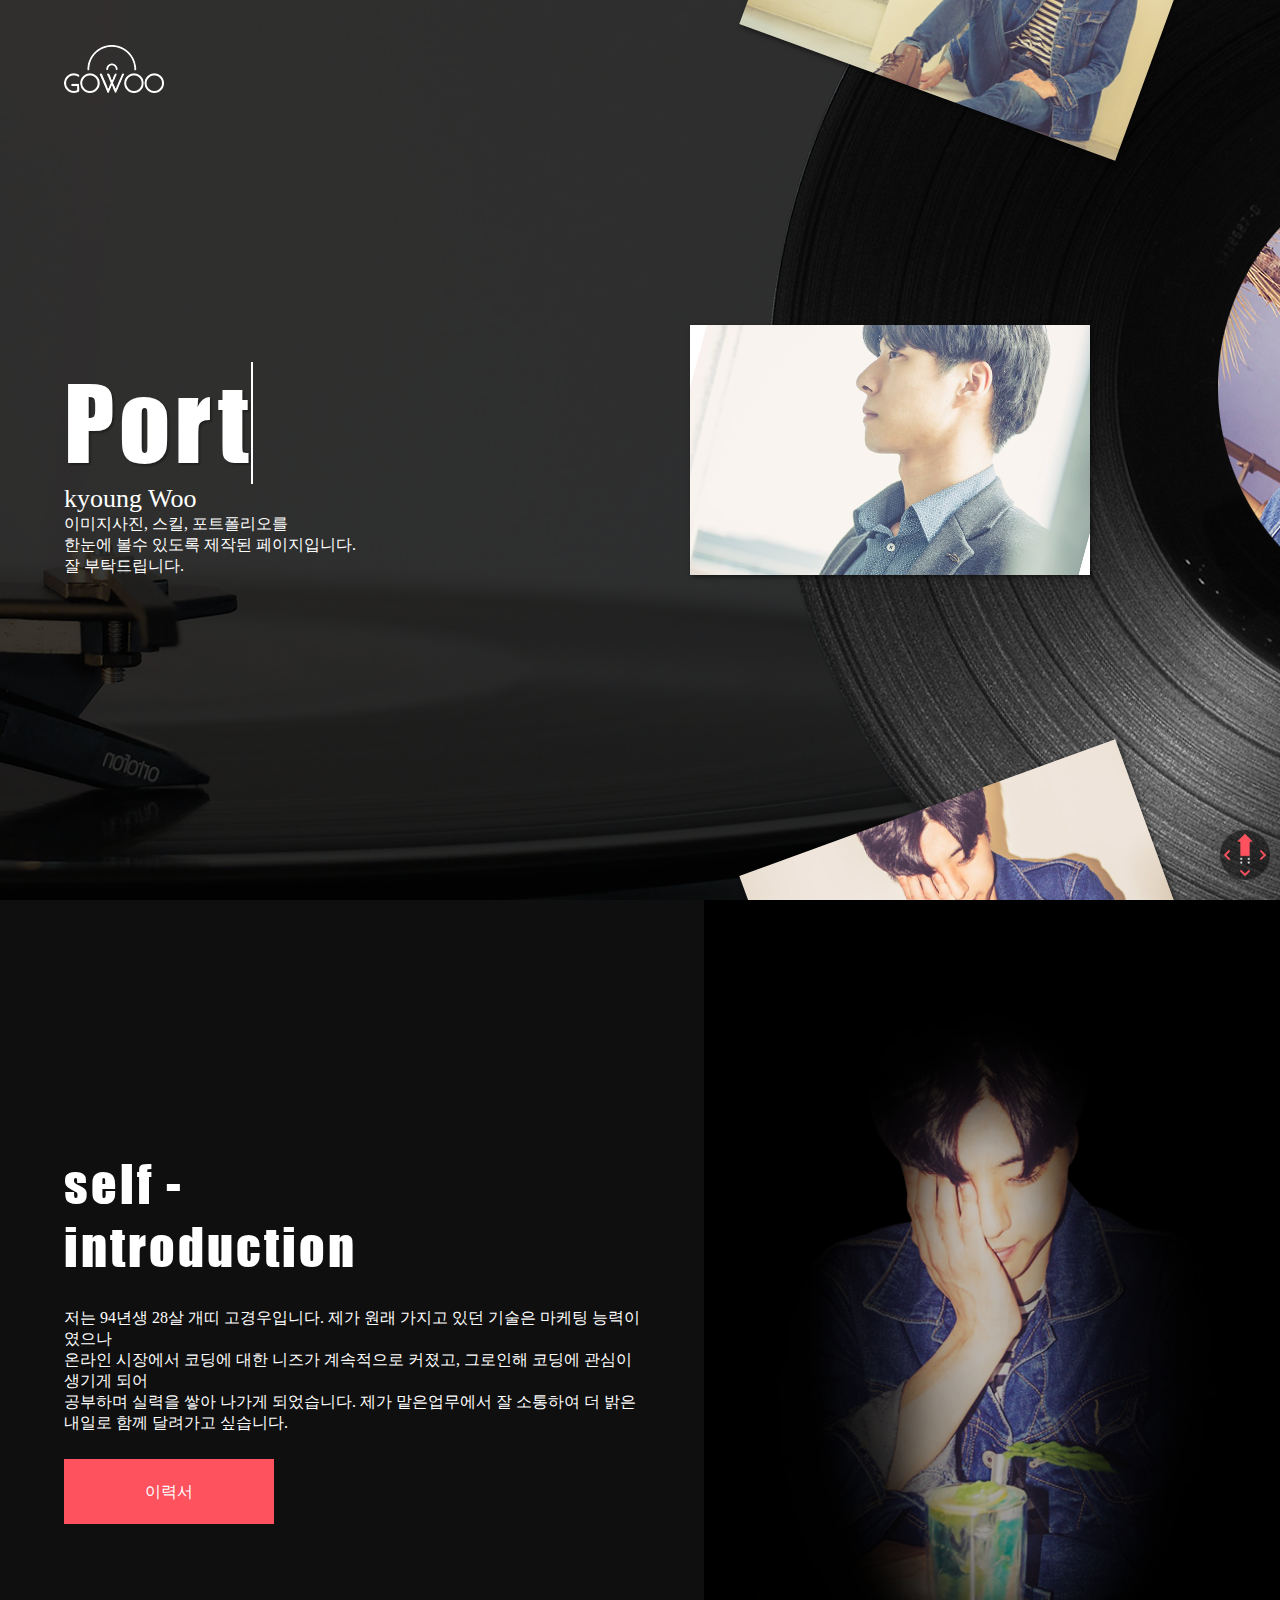
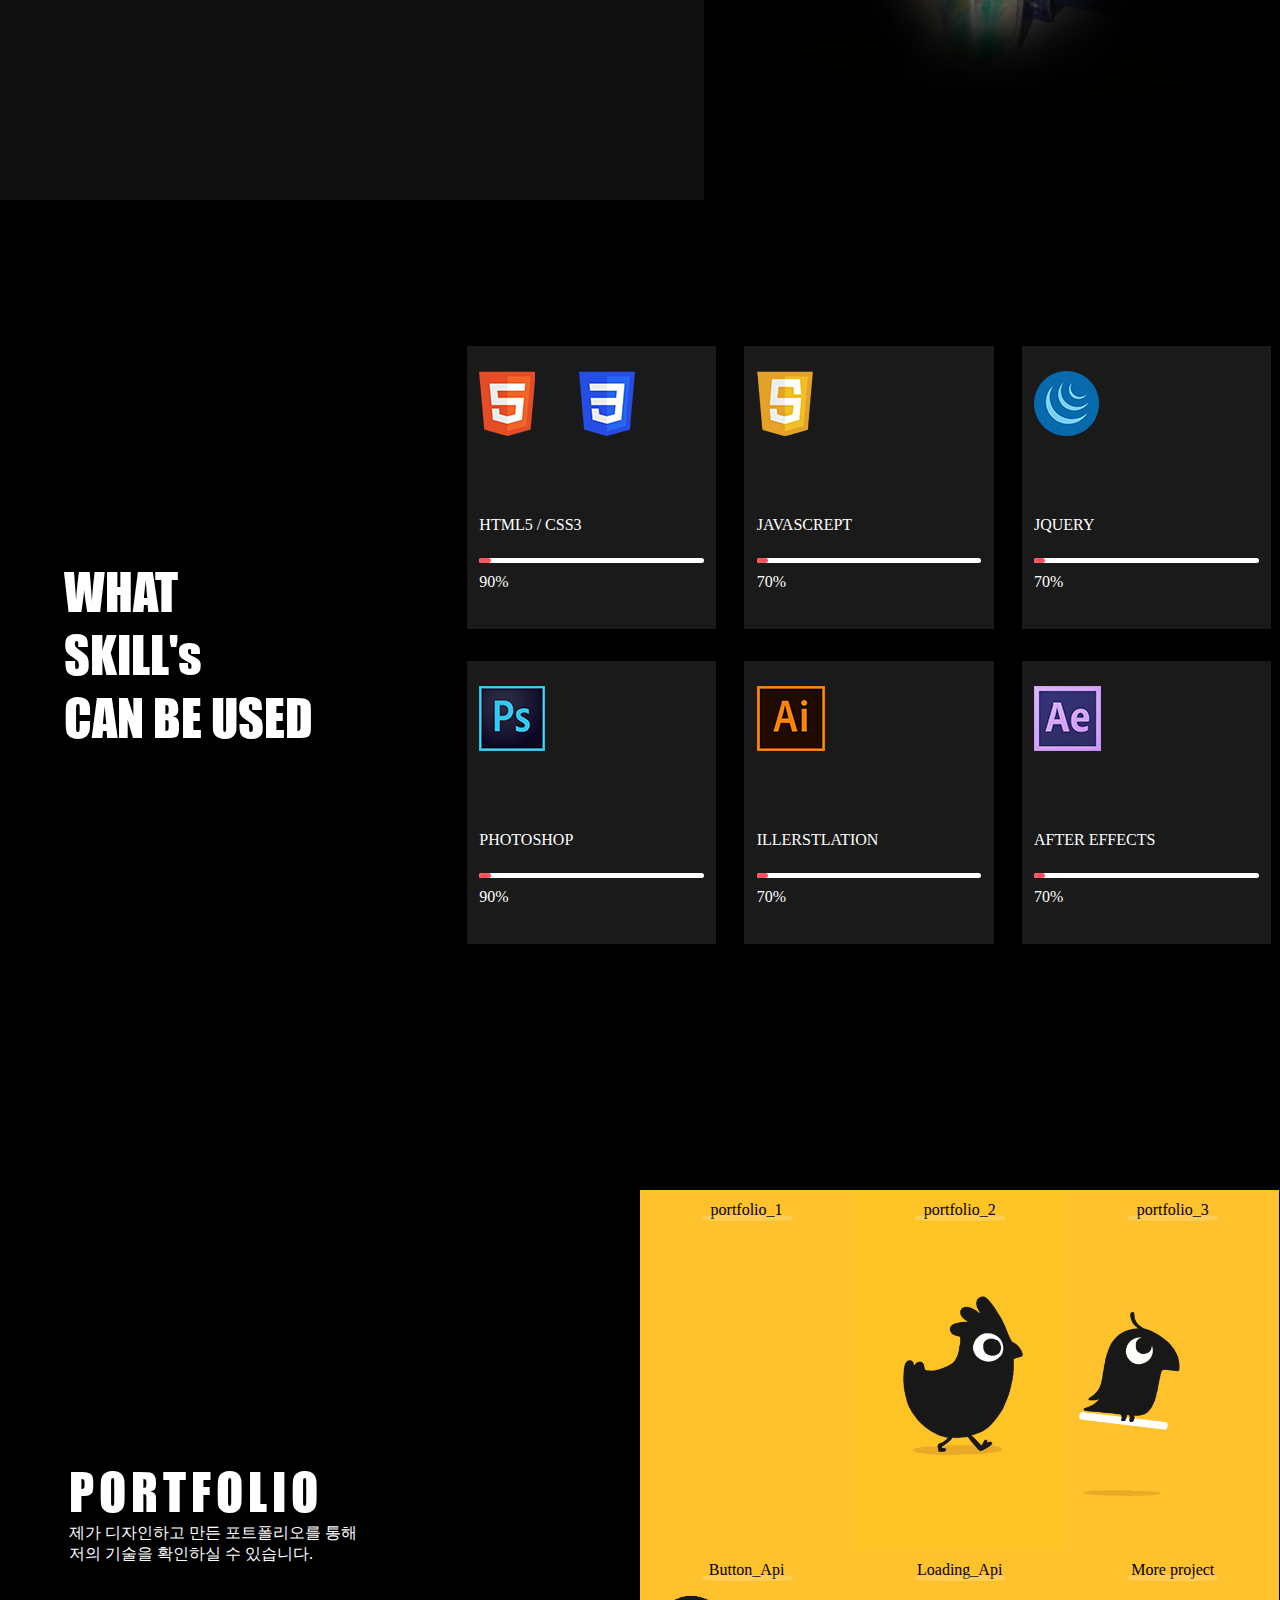
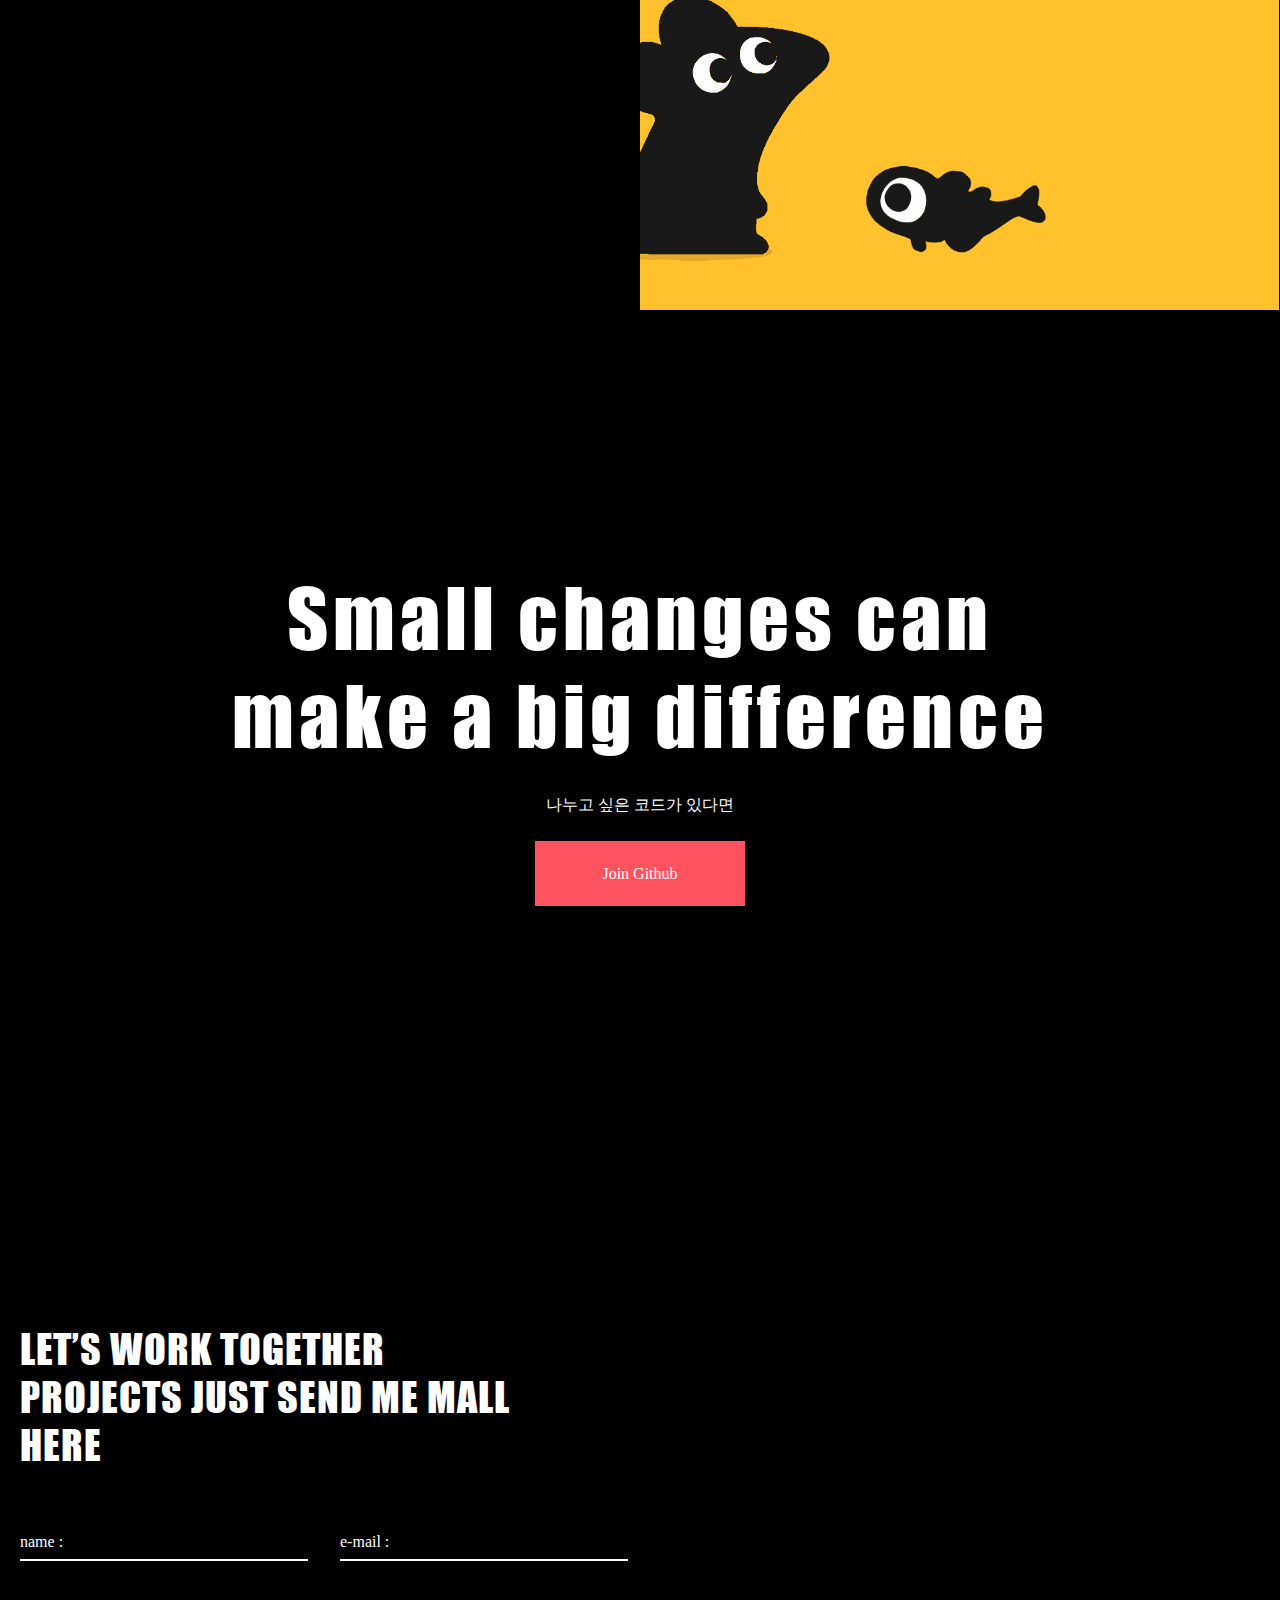
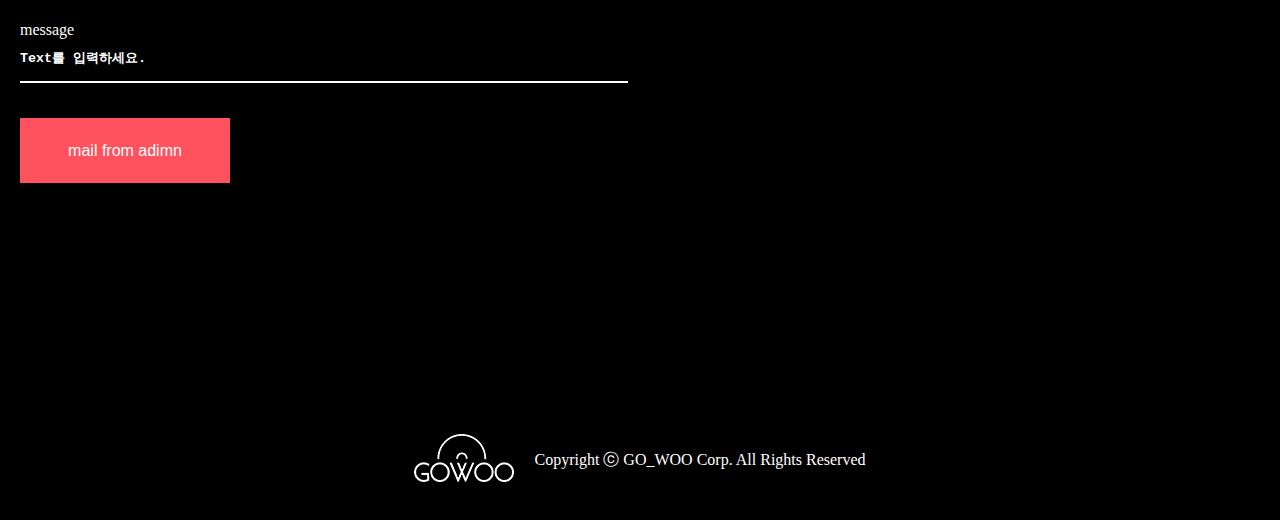
<file: index.html>
<!DOCTYPE html>
 <html lang="en">

<head>
     <meta charset="UTF-8">
     <title>GO-WOO</title>
     <meta name="description" content="DESCRIPTION">
    <link rel="stylesheet" href="css/style.css">
    <script type="text/javascript" src="js/jquery.min.js"></script>
    <script type="text/javascript" src="js/common.js"></script>
     <!--[if lt IE 9]>
       <script src = "http://html5shiv.googlecode.com/svn/trunk/html5.js"></script>
     <![endif]-->
 </head>

 <body>
    <section id="mainstart">
      <div class="logo"><img src="img/section_1/logo.png" alt="logo"></div>
      <div class="inpo">
        <div class="type headline">
          <h2 class="text">        Portpolio     </h2>
        </div>
        <div class="name">kyoung Woo</div>
        <div class="memo">
          <p>이미지사진, 스킬, 포트폴리오를</p>
          <p>한눈에 볼수 있도록 제작된 페이지입니다.</p>
          <p>잘 부탁드립니다.</p>
        </div>
      </div>
      <div class="gallery">
        <div class="column first"></div>
        <div class="column secound"></div>
        <div class="column third"></div>
      </div>
      <div class="lpbg">
        <div class="lp">
          <div class="bg"></div>
          <div class="mouse"></div>
        </div>
      </div>
    </section>
    <section>
      <div class="section_wrap">
        <div class="inpo">
          <h2>self - introduction</h2>
          <div class="memo">
            <p>저는 94년생 28살 개띠 고경우입니다.
            제가 원래 가지고 있던 기술은 마케팅 능력이였으나</p>
            <p>온라인 시장에서 코딩에 대한 니즈가 계속적으로 커졌고, 그로인해 코딩에 관심이 생기게 되어</p>
            <p>공부하며 실력을 쌓아 나가게 되었습니다.
              제가 맡은업무에서 잘 소통하여 더 밝은 내일로 함께 달려가고 싶습니다.</p>
          </div>
          <div class="inpobox section_2">이력서</div>
        </div>
        <div class="myimg"></div>
      </div>
    </section>
    <section>
      <div class="inpo" id="inpostart">
        <p>WHAT</p>
        <p>SKILL's</p>
        <p>CAN BE USED</p>
      </div>
      <div class="skill_wrap">
        <div class="html">
          <div class="skillbox">
            <div class="skill_img"></div>
            <div class="skill_name">HTML5 / CSS3</div>
            <div class="skill_option">
              <div class="bar">
                <div class="barpointer"></div>
              </div>
              <div class="point">90%</div>
            </div>
          </div>
        </div>
        <div class="js">
          <div class="skillbox">
            <div class="skill_img"></div>
            <div class="skill_name">JAVASCREPT</div>
            <div class="skill_option">
              <div class="bar">
                <div class="barpointer"></div>
              </div>
              <div class="point">70%</div>
            </div>
          </div>
        </div>
        <div class="jquery">
          <div class="skillbox">
            <div class="skill_img"></div>
            <div class="skill_name">JQUERY</div>
            <div class="skill_option">
              <div class="bar">
                <div class="barpointer"></div>
              </div>
              <div class="point">70%</div>
            </div>
          </div>
        </div>
        <div class="photoshop">
          <div class="skillbox">
            <div class="skill_img"></div>
            <div class="skill_name">PHOTOSHOP</div>
            <div class="skill_option">
              <div class="bar">
                <div class="barpointer"></div>
              </div>
              <div class="point">90%</div>
            </div>
          </div>
        </div>
        <div class="illerst">
          <div class="skillbox">
            <div class="skill_img"></div>
            <div class="skill_name">ILLERSTLATION</div>
            <div class="skill_option">
              <div class="bar">
                <div class="barpointer"></div>
              </div>
              <div class="point">70%</div>
            </div>
          </div>
        </div>
        <div class="aftereffects">
          <div class="skillbox">
            <div class="skill_img"></div>
            <div class="skill_name">AFTER EFFECTS</div>
            <div class="skill_option">
              <div class="bar">
                <div class="barpointer"></div>
              </div>
              <div class="point">70%</div>
            </div>
          </div>
        </div>
      </div>
    </section>
    <section>
      <div class="inpo">
        <h2>PORTFOLIO</h2>
        <p>제가 디자인하고 만든 포트폴리오를 통해</p>
        <p>저의 기술을 확인하실 수 있습니다.</p>
      </div>
      <div class="portfolio_wrap">
        <a href="project/port_1/index.html" target="_blank">
          <div class="pf a">
            <span>portfolio_1</span>
          </div>
        </a>
        <a href="#"><div class="pf b">
          <span>portfolio_2</span>
        </div></a>
        <a href="#"><div class="pf c">
          <span>portfolio_3</span>
        </div></a>
        <a href="project/Button_api/index.html" target="_blank">
          <div class="pf d">
            <span>Button_Api</span>
          </div>
        </a>
        <a href="project/Loading_api/index.html" target="_blank">
          <div class="pf e">
            <span>Loading_Api</span>
          </div>
        </a>
        <a href="#github_wrap">
          <div class="pf f">
            <span>More project</span>
        </div></a>
      </div>
    </section>
    <section>
      <div class="github_wrap" id="github_wrap">
        <div class="inpo">
          <h2>Small changes can</h2>
          <h2>make a big difference</h2>
          <p>나누고 싶은 코드가 있다면</p>
        </div>
        <a href="https://github.com/kkyoungwoo" target="_blank">
          <div class="inpobox">Join Github</div>
        </a>
      </div>
    </section>
    <section>
      <div class="form_wrap">
        <div class="left">
          <h2>LET’S WORK TOGETHER PROJECTS JUST SEND ME MALL HERE</h2>
          <form action="" mathod="get" class="form_inner">
            <div class="form_min">
              <label for="form_name">name : </label>
              <input type="text" id="form_name" name="form_name">
            </div>
            <div class="form_min email">
              <label for="form_email">e-mail : </label>
              <input type="email" id="form_email" name="form_name">
            </div>
            <div class="form_min message">
              <label for="form_message">message</label>
              <textarea name="form_name" id="form_message" cols="30" rows="10" placeholder="Text를 입력하세요."></textarea>
            </div>
          </form>
            <button type="submit" id="lastbutton">mail from adimn</button>
            <div class="right min" style="width:100%;height:350px;"></div>
          </div>
            <div class="right"></div>
        </div>
    </section>
  <footer>
    <div class="footerbox" id="end">
      <div class="footer_img"><img src="img/section_1/logo.png" alt="logo"></div>
      <p>Copyright ⓒ GO_WOO Corp. All Rights Reserved</p>
    </div>
    <div class="fixedbox">
      <div class="fixed">
        <a href="#mainstart">
          <div class="arrow top"></div>
        </a>
      </div>
      <div class="fixed downvh">
          <div class="arrow left"></div>
      </div>
      <div class="fixed upvh">
          <div class="arrow rgt"></div>
      </div>
      <div class="fixed">
        <a href="#end">
          <div class="arrow btom"></div>
        </a>
      </div>
    </div>
  </footer>
  <!-- map area -->
  <!-- <script type="text/javascript" src="//dapi.kakao.com/v2/maps/sdk.js?appkey=7d3bfa194beec0663c685d2a1d569e0c"></script>
  <script>
  var mapContainermin = document.getElementsByClassName('right')[0] // 지도를 표시할 div
  var mapContainer = document.getElementsByClassName('right')[1] // 지도를 표시할 div
      mapOption = {
          center: new kakao.maps.LatLng(35.86420325915647, 128.60696677077712), // 지도의 중심좌표
          level: 3 // 지도의 확대 레벨
      };

  var mapmin = new kakao.maps.Map(mapContainermin, mapOption); // 지도를 생성합니다
  var map = new kakao.maps.Map(mapContainer, mapOption); // 지도를 생성합니다

  // 마커가 표시될 위치입니다
  var markerPosition  = new kakao.maps.LatLng(35.86420325915647, 128.60696677077712);

  // 마커를 생성합니다
  var marker = new kakao.maps.Marker({
      position: markerPosition
  });

  // 마커가 지도 위에 표시되도록 설정합니다
  marker.setMap(map);
  marker.setMap(mapmin);

  // 아래 코드는 지도 위의 마커를 제거하는 코드입니다
  // marker.setMap(null);
  </script> -->
 </body>

 </html>
</file>
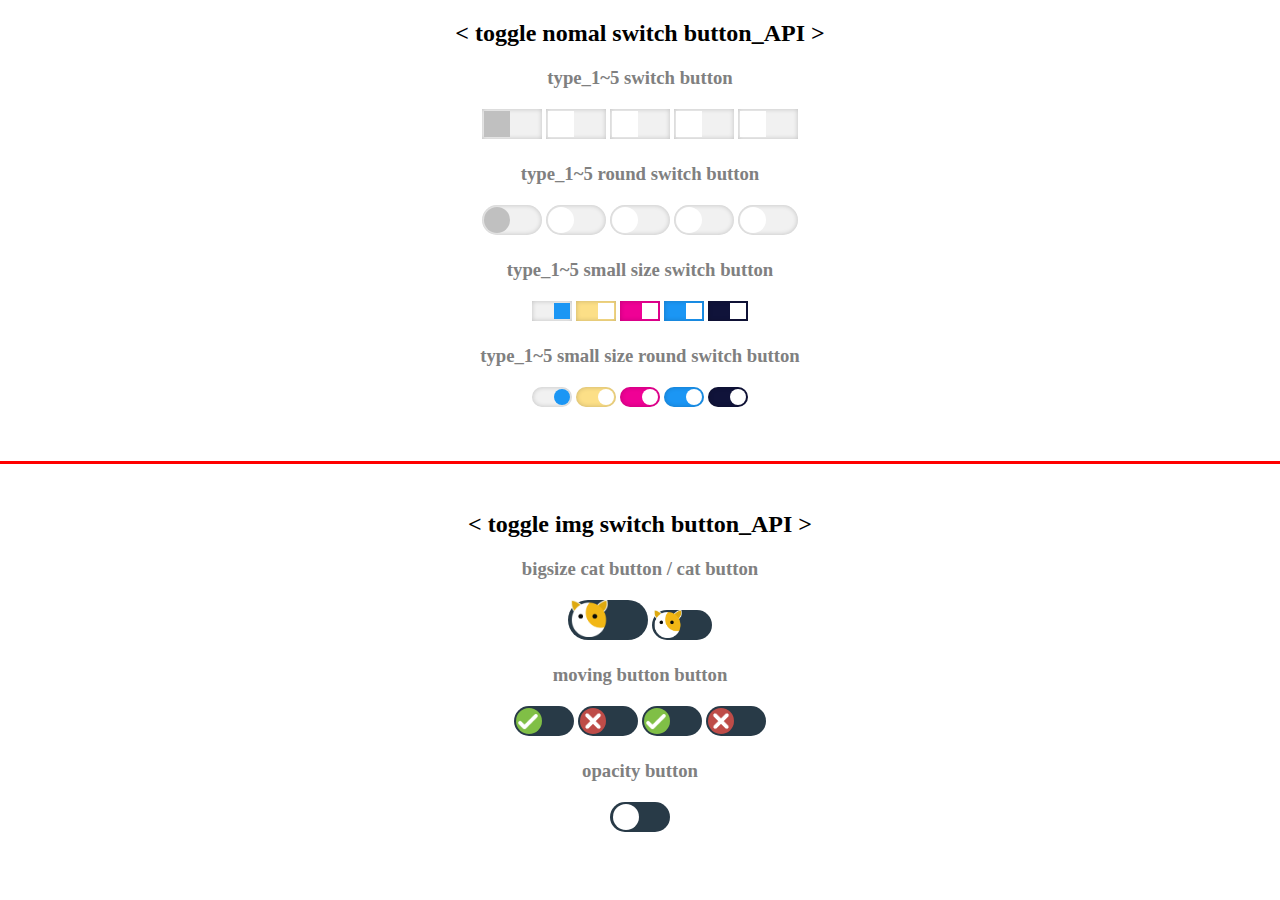
<file: project/button_api/index.html>
<!DOCTYPE html>
 <html lang="en">

<head>
     <meta charset="UTF-8">
     <title>switch_button_API</title>
     <meta name="description" content="DESCRIPTION">
    <link rel="stylesheet" href="css/style.css">

     <!--[if lt IE 9]>
       <script src = "http://html5shiv.googlecode.com/svn/trunk/html5.js"></script>
     <![endif]-->
 </head>

 <body>
  <div id="warp">
     <!-- type_1 checkbox start -->
    <h2><span>< </span>toggle nomal switch button_API<span> ></span></h2>
    <h3>type_1~5 switch button</h3>
    <label class="checkbox nomal type_1">
      <input type="checkbox">
      <span class="slider"></span>
    </label>
    <label class="checkbox nomal type_2">
      <input type="checkbox">
      <span class="slider"></span>
    </label>
    <label class="checkbox nomal type_3">
      <input type="checkbox">
      <span class="slider"></span>
    </label>
    <label class="checkbox nomal type_4">
      <input type="checkbox">
      <span class="slider"></span>
    </label>
    <label class="checkbox nomal type_5">
      <input type="checkbox">
      <span class="slider"></span>
    </label>
    <!-- type_1 checkbox end -->
    <!-- type_2 checkbox start -->
    <h3>type_1~5 round switch button</h3>
    <label class="checkbox round type_1">
      <input type="checkbox">
      <span class="slider round"></span>
    </label>
    <label class="checkbox round type_2">
      <input type="checkbox">
      <span class="slider round"></span>
    </label>
    <label class="checkbox round type_3">
      <input type="checkbox">
      <span class="slider round"></span>
    </label>
    <label class="checkbox round type_4">
      <input type="checkbox">
      <span class="slider round"></span>
    </label>
    <label class="checkbox round type_5">
      <input type="checkbox">
      <span class="slider round"></span>
    </label>
    <!-- type_2 checkbox end -->
    <!-- type_3 checkbox start -->
    <h3>type_1~5 small size switch button</h3>
    <label class="checkbox small type_1">
      <input type="checkbox" checked>
      <span class="slider"></span>
    </label>
    <label class="checkbox small type_2">
      <input type="checkbox" checked>
      <span class="slider"></span>
    </label>
    <label class="checkbox small type_3">
      <input type="checkbox" checked>
      <span class="slider"></span>
    </label>
    <label class="checkbox small type_4">
      <input type="checkbox" checked>
      <span class="slider"></span>
    </label>
    <label class="checkbox small type_5">
      <input type="checkbox" checked>
      <span class="slider"></span>
    </label>
    <!-- type_3 checkbox end -->
    <!-- type_4 checkbox start -->
    <h3>type_1~5 small size round switch button</h3>
    <label class="checkbox small round type_1">
      <input type="checkbox" checked>
      <span class="slider round"></span>
    </label>
    <label class="checkbox small round type_2">
      <input type="checkbox" checked>
      <span class="slider round"></span>
    </label>
    <label class="checkbox small round type_3">
      <input type="checkbox" checked>
      <span class="slider round"></span>
    </label>
    <label class="checkbox small round type_4">
      <input type="checkbox" checked>
      <span class="slider round"></span>
    </label>
    <label class="checkbox small round type_5">
      <input type="checkbox" checked>
      <span class="slider round"></span>
    </label>
    <!-- type_4 checkbox end -->
    <!-- wrap_two img checkbox start -->

    <div id="wrap_two">
      <h2><span>< </span>toggle img switch button_API<span> ></span></h2>
      <!-- CAT -->
      <h3>bigsize cat button / cat button</h3>
      <label class="img_button cat bigsize">
        <input type="checkbox">
        <span class="slider"></span>
      </label>
      <label class="img_button cat">
        <input type="checkbox">
        <span class="slider"></span>
      </label>
      <!--  moving button  -->
      <h3> moving button  button</h3>
      <label class="img_button moving type_a">
        <input type="checkbox">
        <span class="slider"></span>
      </label>
      <label class="img_button moving type_b">
        <input type="checkbox">
        <span class="slider"></span>
      </label>
      <label class="img_button moving type_a animation">
        <input type="checkbox">
        <span class="slider"></span>
      </label>
      <label class="img_button moving type_b animation">
        <input type="checkbox">
        <span class="slider"></span>
      </label>
      <!-- opacity button -->
      <h3>opacity button</h3>
      <label class="img_button opacity">
        <input type="checkbox">
        <span class="slider"></span>
        <div></div>
      </label>
    </div>
  </div>
 </body>

 </html>
</file>
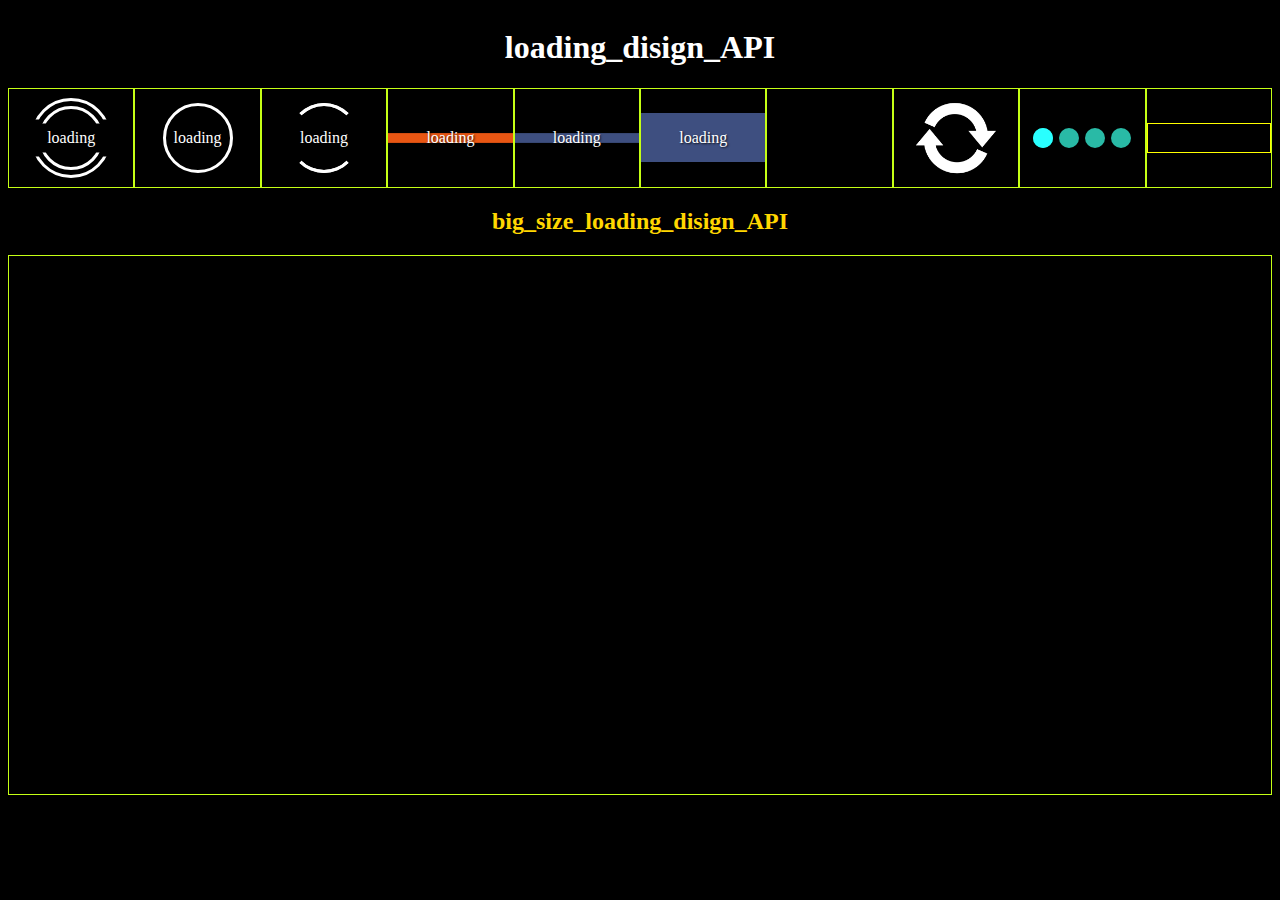
<file: project/loading_api/index.html>
<!DOCTYPE html>
 <html lang="en">

<head>
     <meta charset="UTF-8">
     <title>TITLE</title>
     <meta name="description" content="DESCRIPTION">
    <link rel="stylesheet" href="css/style.css">
    <script src="https://ajax.googleapis.com/ajax/libs/jquery/3.5.1/jquery.min.js"></script>
    <script type="text/javascript" src="js/common.js"></script>
     <!--[if lt IE 9]>
       <script src = "http://html5shiv.googlecode.com/svn/trunk/html5.js"></script>
     <![endif]-->
 </head>

 <body>
   <div id="gnb">
     <h1>loading_disign_API</h1>
   </div>
  <div id="wrap">
    <div class="small_wrap">
      <!-- 1번 a 로딩 시작 -->
      <div class="spinner a">
        <p>loading</p>
        <div class="one"></div>
        <div class="two"></div>
      </div>
      <!-- 1번 a 로딩 끝 -->
      <!-- 2번 b 로딩 시작 -->
      <div class="spinner b">
        <p>loading</p>
        <div class="one"></div>
        <div class="two"></div>
      </div>
      <!-- 2번 b 로딩 끝 -->
      <!-- 3번 c 로딩 시작 -->
      <div class="spinner c">
        <p>loading</p>
        <div class="one"></div>
        <div class="two"></div>
      </div>
      <!-- 3번 c 로딩 끝 -->
      <!-- 4번 d 로딩 시작 -->
      <div class="spinner bar d">
        <p>loading</p>
        <div></div>
        <div></div>
        <div></div>
        <div></div>
        <div></div>
        <div></div>
        <div></div>
        <div></div>
        <div></div>
        <div></div>
      </div>
      <!-- 4번 d 로딩 끝 -->
      <!-- 5번 e 로딩 시작 -->
      <div class="spinner bar e">
        <p>loading</p>
        <div></div>
        <div></div>
        <div></div>
        <div></div>
        <div></div>
        <div></div>
        <div></div>
        <div></div>
        <div></div>
        <div></div>
      </div>
      <!-- 5번 e 로딩 끝 -->
      <!-- 6번 f 로딩 시작 -->
      <div class="spinner bar f">
        <p>loading</p>
        <div></div>
        <div></div>
        <div></div>
        <div></div>
        <div></div>
        <div></div>
        <div></div>
        <div></div>
        <div></div>
        <div></div>
      </div>
      <!-- 6번 f 로딩 끝 -->
      <!-- 7번 g 로딩 시작 -->
      <div class="spinner g">
        <span>
          <div></div>
          <div></div>
          <div></div>
          <div></div>
          <div></div>
          <div></div>
          <div></div>
          <div></div>
        </span>
      </div>
      <!-- 7번 g 로딩 끝 -->
      <!-- 8번 h 로딩 시작 -->
      <div class="spinner h">
        <div></div>
      </div>
      <!-- 8번 h 로딩 끝 -->
      <!-- 9번 i 로딩 시작 -->
      <div class="spinner i">
        <div></div>
        <div></div>
        <div></div>
        <div></div>
      </div>
      <!-- 9번 i 로딩 끝 -->
      <!-- 10번 j 로딩 시작 -->
      <div class="spinner j">
        <p>loading</p>
        <div class="one"></div>
        <div class="two"></div>
      </div>
      <!-- 10번 j 로딩 끝 -->
  </div>
  <h2>big_size_loading_disign_API</h2>
    <span id="big_wrap">
      <div class="big_loading"></div>
    </span>
  </div>
 </body>

 </html>
</file>
<file: css/style.css>
@charset "UTF-8";
@font-face {
  font-family: impact;
  src: url('../font/impact.ttf');
}
@keyframes flash {
  0%{
    opacity: 1;
  }
  100%{
    opacity: 0;
  }
}

*{ padding: 0; margin: 0; }
a{ text-decoration: none; color: white; }
body{ background: black; color:white; }
button{ border: 0; outline: none; }

h2{
  font-family: impact;
  letter-spacing: 5px;
  font-size: 80px;
  font-weight: 500;
}

section .inpo{
  margin: 0 5vw;
}

.logo{
  margin: 5vh 5vw;
}

section{
  position: relative;
  width: 100%;
  height: 100vh;
  min-width: 571px;
  overflow: hidden;
}

.inpobox{
  position: relative;
  text-align: center;
  width: 210px;
  height: 65px;
  line-height: 65px;
  background: #fe525e;
  cursor: pointer;
  margin: 25px 0;
}

section:nth-of-type(1){
  background: url('../img/section_1/bg_wrap.png');
  background-position: center center;
  background-repeat: no-repeat;
  background-size: cover;
}

section:nth-of-type(1) .inpo{
  position: relative;
  top: calc(50% - 230px);
  width: 460px;
  height: 230px;
  margin: 0 5vw;
  z-index: 100;
}

section:nth-of-type(1) .inpo h2{
  position: relative;
  opacity: 0;
  font-size: 100px;
  text-shadow: 2px 2px 2px rgba(0,0,0,.3);
}

/*script*/

.cursor{
  display: block;
  position: absolute;
  height: 100%;
  top: 0;
  right: 0px;
  width: 2px;
  background: #fff;
  z-index: 1;
  /*animation*/
  animation: flash 0.5s none infinite alternate;
}
/*script*/

section:nth-of-type(1) .inpo .name{
  font-size: 26px;
}

section:nth-of-type(1) .lp{
  position: absolute;
  top: -300px;
  right:0px;
  width: 40vw;
  height: calc(100vh + 300px);
  background: url('../img/section_1/lp_normal.png');
  background-repeat: no-repeat;
  transition: 1s;
}

/*jquery*/
.gallery.rotate ~ .lpbg .lp{
  top:-250px;
  right: 0;
  transform: scale(1.2) rotate(3deg);
}
/*jquery*/

section:nth-of-type(1) .bg{
  position: absolute;
  top: 0px;
  right:0px;
  width: 40vw;
  height: calc(100vh + 300px);
  background: url('../img/section_1/lp_inner.png');
  background-repeat: no-repeat;
}

section:nth-of-type(1) .gallery{
  position: absolute;
  top: 0;
  right: 0px;
  width: calc(50vw);
  height: 100vh;
  overflow: hidden;
  z-index: 1;
  transition: right 1s;
}

section:nth-of-type(1) .gallery .column{
  position: absolute;
  left: 130px;
  width: 400px;
  height: 250px;
  background-position: center center;
  background-repeat: no-repeat;
  background-size: cover;
  box-shadow: 2px 2px 5px rgba(0,0,0,.5);
  transition: 1s;
}

/*jquery*/
section:nth-of-type(1) .gallery.rotate .column.rotate{
  transform: scale(1.2);
}
/*jquery*/

section:nth-of-type(1) .gallery .column.first{
  top: -150px;
  transform: rotate(20deg);
  background: url('../img/section_1/column_1.png');
}

section:nth-of-type(1) .gallery .column.secound{
  left: 50px;
  top: calc(50vh - 125px);
  background: url('../img/section_1/column_2.png');
  /*transform: scale(1.3);*/
}

section:nth-of-type(1) .gallery .column.third{
  bottom: -150px;
  transform: rotate(-20deg);
  background: url('../img/section_1/column_3.png');
}

section:nth-of-type(2){
  background: #0f0f0f;
}

section:nth-of-type(2) .section_wrap{
  display: flex;
  align-items: center;
  justify-content: center;
  height: 100%;
}

section:nth-of-type(2) .inpo{
  display: flex;
  justify-content: center;
  flex-direction: column;
  margin: 0 5vw;
  width: 50%;
  height: 300px;
}

section:nth-of-type(2) .inpo h2{
  font-size: 50px;
  letter-spacing: 3px;
  width: 50%;
  margin-bottom: 30px;
}

section:nth-of-type(2) .myimg{
  position: relative;
  width: 50%;
  height: 100%;
  background: url('../img/section_2/rimg.png');
  background-position: center center;
  background-size: cover;
  background-repeat: no-repeat;
}

section:nth-of-type(3){
  display: flex;
  align-items: center;
  min-height: 540px;
  background: url('../img/section_3/bg.png');
  background-attachment: fixed;

}

section:nth-of-type(3) .inpo{
  top: calc(50% - 90px);
  left: 5px;
  width: 25%;
  height: 180px;
  margin: 0 5vw;
}

section:nth-of-type(3) .inpo p{
  font-family: impact;
  font-size: 50px;
}

section:nth-of-type(3) .skill_wrap{
  position: absolute;
  display: flex;
  align-items: center;
  justify-content: space-around;
  flex-wrap: wrap;
  right: 0;
  width: 65%;
  height: 70%;
}

section:nth-of-type(3) .skill_wrap > div{
  position: relative;
  display: flex;
  min-width: 170px;
  width: 30%;
  height: 45%;
  margin: 0 0 10px 10px;
  background: rgba(255,255,255,.1);
}

section:nth-of-type(3) .skill_wrap .skill_img{
  position: absolute;
  width: 165px;
  height: 65px;
  margin: 10% 0 0 0;
  background-position: center center;
  background-size: cover;
}

section:nth-of-type(3) .skill_wrap .html .skill_img{ background: url('../img/section_3/html_css.png'); background-repeat: no-repeat; }
section:nth-of-type(3) .skill_wrap .js .skill_img{ background: url('../img/section_3/js.png'); background-repeat: no-repeat; }
section:nth-of-type(3) .skill_wrap .jquery .skill_img{ background: url('../img/section_3/jquery.png'); background-repeat: no-repeat; }
section:nth-of-type(3) .skill_wrap .photoshop .skill_img{ background: url('../img/section_3/photo.png'); background-repeat: no-repeat; }
section:nth-of-type(3) .skill_wrap .illerst .skill_img{ background: url('../img/section_3/ai.png'); background-repeat: no-repeat; }
section:nth-of-type(3) .skill_wrap .aftereffects .skill_img{ background: url('../img/section_3/ae.png'); background-repeat: no-repeat; }

section:nth-of-type(3) .skill_wrap .skillbox{
  margin-left: 5%;
}

section:nth-of-type(3) .skill_wrap .skill_name{
  position: absolute;
  top: 60%;
}

section:nth-of-type(3) .skill_wrap .point{
  position: absolute;
  top: 80%;
}

section:nth-of-type(3) .skill_wrap .bar{
  position: absolute;
  top: 75%;
  width: 90%;
  height: 5px;
  border-radius: 2.5px;
  background: white;
}
section:nth-of-type(3) .bar .barpointer{
  width: 5%;
  height: 100%;
  border-radius: 15px;
  background: #fe525e;
  transition: 1s ease;
}

section:nth-of-type(3) .skill_wrap.move .html .bar .barpointer{ width: 90%}
section:nth-of-type(3) .skill_wrap.move .js .bar .barpointer{ width: 70%}
section:nth-of-type(3) .skill_wrap.move .jquery .bar .barpointer{ width: 70%}
section:nth-of-type(3) .skill_wrap.move .photoshop .bar .barpointer{ width: 90%}
section:nth-of-type(3) .skill_wrap.move .illerst .bar .barpointer{ width: 70%}
section:nth-of-type(3) .skill_wrap.move .aftereffects .bar .barpointer{ width: 70%}

section:nth-of-type(4) h2{
  font-size: 50px;
  font-weight: 500;
  letter-spacing: 5PX;
}

section:nth-of-type(4) .inpo{
  position: relative;
  top: calc(50% - 90px);
  left: 5px;
  width: 30%;
  height: 150px;
  margin: 0 5vw;
}
/*포트폴리오 삽입란*/
section:nth-of-type(4) .portfolio_wrap{
  position: absolute;
  float: right;
  overflow: hidden;
  right: 0;
  top: 10%;
  width: 50%;
  height: 80%;
  background: black;
}

section:nth-of-type(4) .portfolio_wrap div{
  float: left;
  display: flex;
  position: relative;
  justify-content: start;
  align-items: center;
  width: 33.3%;
  height: 50%;
  color: black;
  text-align: center;
  line-height: 40px;
}

section:nth-of-type(4) .portfolio_wrap div span::before{
  content: '';
  position: absolute;
  left: calc(50% - 45px);
  width: 90px;
  height: 6px;
  top: 25px;
  background: rgba(255,255,255,.2);
  border-radius: 30%;
}

section:nth-of-type(4) .portfolio_wrap div:hover span,section:nth-of-type(4) .portfolio_wrap div:hover p{
  display: none;
}

section:nth-of-type(4) .portfolio_wrap div.pf{
  flex-direction: column;
}

section:nth-of-type(4) .portfolio_wrap div.pf.a{
  background: #ceeccd;
  background: url('../img/section_4/gif/lizard.gif');
  background-position: center;
  background-repeat: no-repeat;
  background-size: cover;
}

section:nth-of-type(4) .portfolio_wrap div.pf.a:hover{
  background: url('../img/section_4/insur.jpg');
  background-position: center;
  background-repeat: no-repeat;
  background-size: cover;
  transition: 1s;
}

section:nth-of-type(4) .portfolio_wrap div.pf.b{
  background: #edd26a;
  background: url('../img/section_4/gif/chicken.gif');
  background-position: center;
  background-repeat: no-repeat;
  background-size: cover;
}

section:nth-of-type(4) .portfolio_wrap div.pf.b:hover{
  background: url('../img/section_4/insur.jpg');
  background-position: center;
  background-repeat: no-repeat;
  background-size: cover;
  transition: 1s;
}

section:nth-of-type(4) .portfolio_wrap div.pf.c{
  background: #e88460;
  background: url('../img/section_4/gif/parrot.gif');
  background-position: center;
  background-repeat: no-repeat;
  background-size: cover;
}

section:nth-of-type(4) .portfolio_wrap div.pf.c:hover{
  background: url('../img/section_4/insur.jpg');
  background-position: center;
  background-repeat: no-repeat;
  background-size: cover;
  transition: 1s;
}

span.bg{
  background: red;
  width:1000px;
  height: 100px;
  z-index: 0;
}

section:nth-of-type(4) .portfolio_wrap div.pf.d{
  background: url('../img/section_4/gif/animals.gif');
  background-position: right;
  background-repeat: no-repeat;
  background-size: cover;
}

section:nth-of-type(4) .portfolio_wrap div.pf.d:hover{
  background: url('../img/section_4/button.png');
  background-position: center;
  background-repeat: no-repeat;
  background-size: contain;
  transition: background-position 1s;
}

section:nth-of-type(4) .portfolio_wrap div.pf.e{
  background: #424242;
  background: url('../img/section_4/gif/fishs.gif');
  background-position: center;
  background-repeat: no-repeat;
  background-size: cover;
}

section:nth-of-type(4) .portfolio_wrap div.pf.e:hover{
  background: url('../img/section_4/loading.png');
  background-position: center;
  background-repeat: no-repeat;
  background-size: contain;
  transition: background-position 1s;
}

section:nth-of-type(4) .portfolio_wrap div.pf.f{
  background: #bcbcbc;
  background: url('../img/section_4/gif/dog.gif');
  background-position: center;
  background-repeat: no-repeat;
  background-size: cover;
}

section:nth-of-type(4) .portfolio_wrap div.pf.f:hover{
  background: url('../img/section_4/more.png');
  background-position: center;
  background-repeat: no-repeat;
  background-size: contain;
  transition: background-position 1s;
}

section:nth-of-type(5){
  height: 700px;
}

section:nth-of-type(5) .github_wrap{
  display: flex;
  justify-content: center;
  align-items: center;
  flex-direction: column;
  min-height: 700px;
}

section:nth-of-type(5) .github_wrap .inpo{
  text-align: center;
  left: 5vw
}

section:nth-of-type(5) .github_wrap .inpo p{
  margin-top: 30px;
}

section:nth-of-type(6) .form_wrap{
  display: flex;
  justify-content: center;
  align-items: center;
  flex: 100%;
}
section:nth-of-type(6) .form_wrap .left{
  width: 50%;
  height: 50vh;
  margin: 10% 20px;
}

section:nth-of-type(6) .form_wrap .left h2{
  width: 80%;
  font-size: 40px;
  letter-spacing: 1px;
  margin-bottom: 10%;
}
section:nth-of-type(6) .form_wrap .form_inner{
  display: flex;
  position: relative;
  flex-wrap: wrap;
  margin-top: 20px;
  width: 100%;
  overflow: hidden;
}

section:nth-of-type(6) .form_wrap .form_min{
  position: relative;
  margin-bottom: 20px;
  width: 50%;
}

section:nth-of-type(6) .form_wrap .form_min input{
  width: 40%;
  background: black;
  color: white;
  border: none;
  margin-left: 5px;
  background-color: black;
  transition: width 0.4s ease-in-out;
  box-sizing: border-box;
}

section:nth-of-type(6) .form_wrap .form_min input:focus {
  width: 60%;
  outline: none;
}

section:nth-of-type(6) .form_wrap .form_min.message textarea{
  width: 100%;
  height: 20px;
  resize: none;
  color: white;
  background: black;
  border: none;
  outline: none;
  margin-top: 10px;
  transition: height 0.4s ease-in-out;
}

section:nth-of-type(6) .form_wrap .form_min.message textarea::placeholder {
  color: white;
  font-weight: bold;
}

section:nth-of-type(6) .form_wrap .form_min.message textarea:focus{
  height: 100px;
}

section:nth-of-type(6) .form_wrap .form_min:after{
  content: '';
  position: absolute;
  left: 0px;
  bottom: -10px;
  width: 90%;
  height: 10px;
  border-bottom: 2px solid white;
  margin-right: 20px;
}

section:nth-of-type(6) .form_wrap .form_min.message label{
  height: -20px;
}

section:nth-of-type(6) .form_wrap .form_min.message:after{
  width: 95%;
}

section:nth-of-type(6) .form_wrap .form_min.message{
  margin-top: 50px;
  width: 100%;
}

section:nth-of-type(6) .form_wrap button{
  position: relative;
  text-align: center;
  width: 210px;
  height: 65px;
  line-height: 65px;
  background: #fe525e;
  cursor: pointer;
  margin: 25px 0;
  border: none;
  font-size: 16px;
  color: white;
}

section:nth-of-type(6) .form_wrap .right{
  flex: 500px;
  width:100%;
  height: 100vh;
}

section:nth-of-type(6) .form_wrap .left .right.min{
  display: none;
}

footer{
  display: flex;
  justify-content: center;
  align-items: center;
  height: 120px;
}

footer .footerbox{
  display: flex;
  justify-content: center;
  align-items: center;
  margin: 0 70px;
}

footer .footerbox p{
  margin-left: 20px;
}

footer .fixedbox{
  position: fixed;
  bottom: 20px;
  right: 10px;
  width: 50px;
  height: 50px;
  overflow: hidden;
  transition: 1s;
  z-index: 999;
}

footer .fixedbox .fixed{
  position: relative;
  bottom: 0;
  width: 50px;
  height: 50px;
  border-radius: 100%;
  background: rgba(0,0,0,.5);
}

footer .fixedbox .fixed .arrow{
  position: absolute;
  top: calc(50% - 15px);
  left: calc(50% - 15px);
  width: 30px;
  height: 30px;
  background-image: url('../img/fixed/arrow.png');
  background-position: center center;
  background-size: contain;
  transform: rotate(-45deg);
  transition: 1s;
}

footer .fixedbox .fixed .arrow.left{
  transform: rotate(-90deg);
}

footer .fixedbox .fixed .arrow.rgt{
  transform: rotate(90deg);
}

footer .fixedbox .fixed .arrow.btom{
  transform: rotate(135deg);
}

/*fixed hover*/
footer .fixedbox.hover{
  height: 200px;
}

@media screen and ( max-width: 847px ){

  section:nth-of-type(1) .gallery{
    right: -100%;
  }

  section:nth-of-type(2) .inpo{
    display: flex;
    justify-content: center;
    flex-direction: column;
    margin: 0 5vw;
    width: 40%;
    height: 300px;
  }

  section:nth-of-type(2) .inpo h2{
    font-size: 40px;
    letter-spacing: 2px;
  }

  section:nth-of-type(3) .skill_wrap{
    position: absolute;
    display: flex;
    align-items: center;
    justify-content: space-around;
    flex-wrap: wrap;
    right: 0;
    width: 65%;
    height: 45%;
    margin-right: 20px;
  }

  section:nth-of-type(3) .skill_wrap .skill_img{
    margin: 5% 0 0 0;
  }

  section:nth-of-type(6) .form_wrap{
    display: flex;
    justify-content: center;
    align-items: center;
    flex-direction: column;
    flex: 100%;
  }

  section:nth-of-type(6) .form_wrap .left{
    position: relative;
    width: 80%;
  }

  section:nth-of-type(6) .form_wrap .right{
    display: none;
  }

  section:nth-of-type(6) .form_wrap .left .right.min{
    display: block;
    width: 70%;
    height: 20vh;
  }
}
</file>
<file: project/button_api/css/style.css>
@charset "UTF-8";
*{ margin: 0; padding: 0; }
body{ text-align: center; min-width: 250px;}
h1,h2,h3,h4,h5,h6{ margin: 20px;}
h3{ color: gray; }
input { display: none; }

/* type_1 checkbox start nomal size*/
.checkbox{
  position: relative;
  display: inline-block;
  width: 60px;
  height: 30px;
}
.checkbox.type_1 .slider::before{background: silver;}
.checkbox.type_1 input:checked + .slider::before{ background: #1b96f4;}

.checkbox .slider{
  transition: 0.5s;
  position: absolute;
  top: 0;
  bottom: 0;
  right: 0;
  left: 0;
  background: #f1f1f1;
  box-shadow: inset 0px 0px 5px rgba(0,0,0,.2);
}

.checkbox .slider::before{
  content: '';
  position: absolute;
  top: 2px;
  left: 2px;
  width: 26px;
  height: 26px;
  background: white;
  transition: .5s;
}

.checkbox input:checked + .slider{
  transition: none;
  background: #f1f1f1;
}

.checkbox.round .slider::before{
  left: 2px;
  border-radius: 15px;
}

.checkbox.round .slider::before:checked{ background: #2196f3; }

.checkbox input:checked + .slider::before{ left: 32px; }
/* type_1 checkbox end*/
/* type_2 checkbox start round*/
.checkbox.round{ border-radius: 15px; }

.checkbox.round input:checked + .slider{ border-radius: 15px; }

.checkbox.round .slider{ border-radius: 15px; }
.checkbox.type_2 input:checked + .slider{ background: #fcdf87; }
.checkbox.type_3 input:checked + .slider{ background: #ef0195; }
.checkbox.type_4 input:checked + .slider{ background: #1b96f4; }
.checkbox.type_5 input:checked + .slider{ background: #10133a; }

/* type_2 checkbox end*/
/* type_3 and 4 checkbox start small size &round*/
.checkbox.small{
  width: 40px;
  height: 20px;
}

.checkbox.small .slider::before{
  width: 16px;
  height: 16px;
}

.checkbox.small input:checked + .slider::before{ left: 22px; }

/* type_3 and 4 checkbox end*/
/* wrap_two img checkbox start start*/
/* CAT START*/
#wrap_two{ text-align: center;}
#wrap_two h2{ margin: 50px 0 0; padding-top: 50px}
#wrap_two::before{
  content: '';
  position: absolute;
  width: 100%;
  height:3px;
  left: 0;
  right: 0;
  background: red;
}
.img_button{
  position: relative;
  display: inline-block;
  width: 60px;
  height: 30px;
  background: #283a47;
  border-radius: 15px;
}

.img_button.cat .slider::before{
  content: '';
  position: absolute;
  width: 28px;
  height: 28px;
  left: 2px;
  background-image: url('../img/cat/cat_1.png');
  background-position: center center;
  background-size: cover;
  transition: 1s;
}

.img_button.cat input:checked + .slider::before{
  left: 32px;
  transform: rotate(360deg);
}

.img_button.cat input:checked + .slider::after{
  content: '';
  position: absolute;
  width: 40px;
  height: 10px;
  left: 2px;
  background-image: url('../img/cat/cat_2.png');
  background-position: center center;
  background-size: cover;
  animation-name: cat;
  animation-duration: 1s;
  animation-delay: 1s;
  animation-fill-mode: both;
  opacity: 0;
}

@keyframes cat {
  0%{ width: 10px; height: 10px; transform: scale(1,1); opacity: 0}
  100%{ width: 10px; height: 10px; transform: scale(1.5,1.2); opacity: 1}
}

.img_button.cat input:checked + .slider::after{
  left: 40px;
  top: 18px;
  width:10px;
  height:10px;
  transition-delay: 1s;
  transition: 1s;
}
/* cat bigsize start */
.img_button.cat.bigsize{
  width: 80px;
  height: 40px;
  border-radius: 20px;
}

.img_button.cat.bigsize .slider::before{
  width: 37px;
  height: 37px;
  left: 3px;
  background-image: url('../img/cat/cat_1.png');
  background-position: center center;
  background-size: cover;
  transition: 1s;
}

.img_button.cat.bigsize input:checked + .slider::before{
  left: 42px;
}

.img_button.cat.bigsize input:checked + .slider::after{
  left: 54px;
  top: 25px;
  width:18px;
  height:18px;
}
/* cat bigsize end */
/* CAT END*/
/* moving button start*/

.img_button.moving .slider{
  position: absolute;
  width: 26px;
  height: 26px;
  border-radius: 14px;
  left: 2px;
  top: 2px;
  background: #80bf46;
}

.img_button.moving .slider::before{
  content: '';
  position: absolute;
  top: 2px;
  left: 2px;
  width: 20px;
  height: 20px;
  z-index: 10;
  background-image: url('../img/esc/yes.png');
  background-size: cover;
}

.img_button.moving input:checked + .slider::before{
  content: '';
  position: absolute;
  top: 3px;
  left: 3px;
  width: 20px;
  height: 20px;
  z-index: 10;
  background-image: url('../img/esc/esc.png');
  background-position: center center;
  transform: rotate(45deg);
  background-size: cover;
}

.img_button.moving input:checked + .slider{
  left: 32px;
  transition: 1s;
  background: #be4c48;
}

/*img_button.moving nth 2///*/

.img_button.moving.type_b .slider{
  background: #be4c48;
}

.img_button.moving.type_b .slider::before{
  content: '';
  position: absolute;
  top: 3px;
  left: 3px;
  width: 20px;
  height: 20px;
  z-index: 10;
  background-image: url('../img/esc/esc.png');
  transform: rotate(45deg);
  background-position: center center;
  background-size: cover;
}

.img_button.moving.type_b input:checked + .slider::before{
  content: '';
  position: absolute;
  top: 3px;
  left: 3px;
  width: 20px;
  height: 20px;
  z-index: 10;
  background-image: url('../img/esc/yes.png');
  transform: rotate(0deg);
  background-size: cover;
}

.img_button.moving.type_b.animation input:checked + .slider{
  left: 32px;
  transition: 1s;
  transform: rotate(360deg);
  background: #80bf46;
}

.img_button.moving.type_a.animation input:checked + .slider{
  left: 32px;
  transition: 1s;
  transform: rotate(360deg);
  background: #be4c48;
}

.img_button.moving.type_a input:checked + .slider{
  left: 32px;
  transition: 1s;
  background: #be4c48;
}

.img_button.moving.type_b.animation .slider{
  background: #be4c48;
  transition: 1s;
}

.img_button.moving.type_a.animation .slider{
  background: #80bf46;
  transition: 1s;
}

/*img_button.moving nth 2///*/

/* moving button END*/

/* opacity button start */

.img_button{
  position: relative;
  display: inline-block;
  width: 60px;
  height: 30px;
  background: #283a47;
  border-radius: 15px;
}

.img_button.opacity .slider::before{
  content: '';
  position: absolute;
  width: 26px;
  height: 26px;
  top: 2px;
  left: 3px;
  background: white;
  border-radius: 100%;
  transition: 1s;
}

.img_button.opacity input + .slider::after{
  content: '';
  position: absolute;
  width: 26px;
  height: 26px;
  top: 2px;
  left: 15px;
  background: white;
  border-radius: 100%;
  transition: 1s;
  transition-delay: 0s;
  transform: scale(0.5,0.5);
  opacity: 0;
}

.img_button.opacity input:checked + .slider::after{
  background: #2196f3;
  left: 31px;
  transform: scale(1,1);
  opacity: 1;
}

.img_button.opacity input:checked + .slider::before{
  left: 15px;
  transition: 1s;
  transition-delay: 0s;
  transform: scale(0.5,0.5);
  opacity: 0;
}

/* opacity button end */

/* wrap_two img checkbox start end*/
</file>
<file: project/loading_api/css/style.css>
@charset "UTF-8";
body{ height: 100%; background: black; min-width: 380px;}
h1{ position: relative; text-align: center; color : white}
h2{ text-align: center; color : gold }
input{ display: none;}

#gnb{
  display: flex;
  align-items: center;
  justify-content: center;
  text-align: center;
}

#wrap{
  display: flex;
  height: 100%;
  min-width: 350px;
  min-height: 660px;
  flex-direction: column;
  background: black;
}

.small_wrap{
  display: flex;
  align-items: center;
  justify-content: center;
  flex-wrap: wrap;
}

.small_wrap > div{
  display: flex;
  align-items: center;
  justify-content: center;
  min-height: 100px;
  flex: 1 1 100px;
  border: 1px solid #c5ff15;
  box-sizing: border-box;
}

 div.spinner{
  position: relative;
  display: flex;
  align-items: center;
  justify-content: center;
  width:40px;
  height: 40px;
}

/* 기본레이아웃 */

/* 1번 로딩 시작 */

@keyframes type_a {
  0%{ transform: rotate(0); }
  100%{ transform: rotate(360deg); }
}

.spinner p{
  color: white;
  font-size: 1rem;
  z-index: 1;
}

.spinner.a div{
  border-radius: 100%;
}

.spinner.a div:nth-of-type(1){
  position: absolute;
  width: 5rem;
  height: 5rem;
  border-radius: 100%;
  border: 3px solid white;
  box-sizing: border-box;
  animation-name: type_a;
  animation-duration: 1.5s;
  animation-iteration-count: infinite;
}

.spinner.a div:nth-of-type(2) {
  position: absolute;
  width: 4rem;
  height: 4rem;
  border-radius: 100%;
  border: 3px solid white;
  box-sizing: border-box;
  animation-name: type_a;
  animation-duration: 1.2s;
  animation-iteration-count: infinite;
}


.spinner.a div::after{
  content:'';
  position: absolute;
  width: 100%;
  height: 100%;
  border-radius: 10%;
  background: black;
  transform: scale(1.2, .5);
}

/* 1번 로딩 끝*/
/* 2번 로딩 시작 */
@keyframes type_b {
  0%{ transform: scale(1.0, 1.0); opacity: 1;}
  100%{ transform: scale(1.3, 1.3); opacity: 0;}
}

@keyframes type_b_p {
  0%{ font-size: 10px; opacity: 0; }
  100%{ font-size: 16px; opacity: 1; }
}

div.spinner.b > p{
  color: white;
  font-size: 1rem;
  opacity: 1;
  animation: type_b_p 1s infinite;
}

div.spinner.b div{
  position: absolute;
  width: 4rem;
  height: 4rem;
  border: 3px solid white;
  border-radius: 100%;
  animation-name: type_b;
  animation-duration: 2s;
  animation-iteration-count: infinite;
}

div.spinner.b div:nth-of-type(2){
  position: absolute;
  width: 4rem;
  height: 4rem;
  border: 3px solid white;
  border-radius: 100%;
  animation-name: type_b;
  animation-duration: 2s;
  opacity: 0;
  animation-delay: 1s;
  animation-iteration-count: infinite;
}

/* 2번 로딩 끝*/
/* 3번 로딩 시작 */

@keyframes type_c {
  0%{ transform: scale(0.5, 0.5) rotate(0deg);}
  100%{ transform: scale(1.2, 1.2) rotate(560deg);}
}

div.spinner.c div{
  position: absolute;
  width: 4rem;
  height: 4rem;
  border: 3px solid white;
  border-bottom-color: white;
  border-top-color: white;
  border-left-color: black;
  border-right-color: black;
  border-radius: 100%;
  animation-name: type_c;
  animation-duration: 1s;
  animation-direction: alternate;
  animation-iteration-count: infinite;
}

@keyframes type_c_p {
  0%{ font-size: 8px}
  100%{ font-size: 16px }
}

div.spinner.c > p{
  color: white;
  font-size: 1rem;
  opacity: 1;
  animation: type_c_p 1s infinite alternate;
}

/* 3번 c 로딩 끝*/
/* 4번 bar d 로딩 시작 */

@keyframes soundBarLoading {
  from{
    transform: scaleY(.1)scalex(1);
    background: rgba(232, 86, 19, 1);
  }
  to{
    transform: scaleY(.7)scalex(1);
    background: rgba(232, 200, 19, 1);
  }
}

.spinner.bar{
  position: relative;
  display: flex;
  align-items: center;
  justify-content: center;
  width: 120px;
  height: 50px;
}

.spinner.bar p{
  color: #ffffff;
  font-size: 16px;
  z-index: 1;
  text-shadow: 1px 1px 2px rgba(0, 0, 0, .8);
}

.spinner.bar div{
  position: absolute;
  width: 10%;
  height: 100%;
  background: rgba(232, 86, 19, 1);
  transform: scaleY(.1);
}

.spinner.bar > div:nth-last-of-type(1){
  left: 0;
  animation: soundBarLoading 1s ease-in-out 0s infinite alternate;
}

.spinner.bar > div:nth-last-of-type(2){
  left: 10%;
  animation: soundBarLoading 1s ease-in-out .1s infinite alternate;
}

.spinner.bar > div:nth-last-of-type(3){
  left: 20%;
  animation: soundBarLoading 1s ease-in-out .5s infinite alternate;
}

.spinner.bar > div:nth-last-of-type(4){
  left: 30%;
  animation: soundBarLoading 1s ease-in-out .3s infinite alternate;
}

.spinner.bar > div:nth-last-of-type(5){
  left: 40%;
  animation: soundBarLoading 1s ease-in-out .5s infinite alternate;
}

.spinner.bar > div:nth-last-of-type(6){
  left: 50%;
  animation: soundBarLoading 1s ease-in-out .45s infinite alternate;
}

.spinner.bar > div:nth-last-of-type(7){
  left: 60%;
  animation: soundBarLoading 1s ease-in-out .6s infinite alternate;
}

.spinner.bar > div:nth-last-of-type(8){
  left: 70%;
  animation: soundBarLoading 1s ease-in-out .7s infinite alternate;
}

.spinner.bar > div:nth-last-of-type(9){
  left: 80%;
  animation: soundBarLoading 1s ease-in-out .65s infinite alternate;
}

.spinner.bar > div:nth-last-of-type(10){
  left: 90%;
  animation: soundBarLoading 1s ease-in-out .8s infinite alternate;
}
/* 4번 bar d 로딩 끝*/
/* 5번 bar e 로딩 시작 */

@keyframes soundBarLoading_e {
  from{
    transform: scaleY(.1);
    background: rgba(0, 66, 255, 1);
  }
  to{
    transform: scaleY(.7)scalex(1.1);
    background: rgba(124, 158, 255, .5);
  }
}

.spinner.bar.e div{
  position: absolute;
  width: 10%;
  height: 100%;
  background: rgba(124, 158, 255, .5);
  transform: scaleY(.1);
}

.spinner.bar.e > div:nth-last-of-type(1){
  left: 0;
  animation: soundBarLoading_e 1s ease-in-out 0s infinite alternate;
}

.spinner.bar.e > div:nth-last-of-type(2){
  left: 10%;
  animation: soundBarLoading_e 1s ease-in-out .1s infinite alternate;
}

.spinner.bar.e > div:nth-last-of-type(3){
  left: 20%;
  animation: soundBarLoading_e 1s ease-in-out .2s infinite alternate;
}

.spinner.bar.e > div:nth-last-of-type(4){
  left: 30%;
  animation: soundBarLoading_e 1s ease-in-out .3s infinite alternate;
}

.spinner.bar.e > div:nth-last-of-type(5){
  left: 40%;
  animation: soundBarLoading_e 1s ease-in-out .4s infinite alternate;
}

.spinner.bar.e > div:nth-last-of-type(6){
  left: 50%;
  animation: soundBarLoading_e 1s ease-in-out .5s infinite alternate;
}

.spinner.bar.e > div:nth-last-of-type(7){
  left: 60%;
  animation: soundBarLoading_e 1s ease-in-out .6s infinite alternate;
}

.spinner.bar.e > div:nth-last-of-type(8){
  left: 70%;
  animation: soundBarLoading_e 1s ease-in-out .7s infinite alternate;
}

.spinner.bar.e > div:nth-last-of-type(9){
  left: 80%;
  animation: soundBarLoading_e 1s ease-in-out .8s infinite alternate;
}

.spinner.bar.e > div:nth-last-of-type(10){
  left: 90%;
  animation: soundBarLoading_e 1s ease-in-out .9s infinite alternate;
}
/* 5번 bar e 로딩 끝*/
/* 6번 bar f 로딩 시작 */
@keyframes soundBarLoading_f {
  from{
    transform: scaleY(1);
    background: rgba(0, 66, 255, 1);
  }
  to{
    transform: scaleY(1)scalex(1);
    background: rgba(255, 255, 255, 1);
  }
}

.spinner.bar.f div{
  position: absolute;
  width: 10%;
  height: 50%;
  background: rgba(124, 158, 255, .5);
  transform: scaleY(1);
}

.spinner.bar.f > div:nth-last-of-type(1){
  left: 0;
  opacity: 1;
  animation: soundBarLoading_f 1s ease-in-out 0s infinite alternate;
}

.spinner.bar.f > div:nth-last-of-type(2){
  left: 10%;
  opacity: 1;
  animation: soundBarLoading_f 1s ease-in-out .1s infinite alternate;
}

.spinner.bar.f > div:nth-last-of-type(3){
  left: 20%;
  opacity: 1;
  animation: soundBarLoading_f 1s ease-in-out .2s infinite alternate;
}

.spinner.bar.f > div:nth-last-of-type(4){
  left: 30%;
  opacity: 1;
  animation: soundBarLoading_f 1s ease-in-out .3s infinite alternate;
}

.spinner.bar.f > div:nth-last-of-type(5){
  left: 40%;
  opacity: 1;
  animation: soundBarLoading_f 1s ease-in-out .4s infinite alternate;
}

.spinner.bar.f > div:nth-last-of-type(6){
  left: 50%;
  opacity: 1;
  animation: soundBarLoading_f 1s ease-in-out .5s infinite alternate;
}

.spinner.bar.f > div:nth-last-of-type(7){
  left: 60%;
  opacity: 1;
  animation: soundBarLoading_f 1s ease-in-out .6s infinite alternate;
}

.spinner.bar.f > div:nth-last-of-type(8){
  left: 70%;
  opacity: 1;
  animation: soundBarLoading_f 1s ease-in-out .7s infinite alternate;
}

.spinner.bar.f > div:nth-last-of-type(9){
  left: 80%;
  opacity: 1;
  animation: soundBarLoading_f 1s ease-in-out .8s infinite alternate;
}

.spinner.bar.f > div:nth-last-of-type(10){
  left: 90%;
  opacity: 1;
  animation: soundBarLoading_f 1s ease-in-out .9s infinite alternate;
}
/* 6번 bar f 로딩 끝*/
/* 7번 g 로딩 시작 */

@keyframes spinnerg {
  0%{ opacity: 1}
  70%{ opacity: 0; }
  100%{ opacity: 0; }
}

.spinner.g div{
  position: absolute;
  width: 22px;
  height: 22px;
  border: 2px solid white;
  border-radius: 100%;
  left: 20%;
  top: 7%;
  opacity: 0;
  animation: spinnerg .8s ease-in-out .8s infinite;
}

.spinner.g div:nth-of-type(2){
  width: 20px;
  height: 20px;
  left: 8%;
  top: 38%;
  animation: spinnerg .8s ease-in-out .7s infinite;
}

.spinner.g div:nth-of-type(3){
  width: 18px;
  height: 18px;
  left: 20%;
  top: 65%;
  animation: spinnerg .8s ease-in-out .6s infinite;
}

.spinner.g div:nth-of-type(4){
  width: 16px;
  height: 16px;
  left: 45%;
  top: 70%;
  animation: spinnerg .8s ease-in-out .5s infinite;
}

.spinner.g div:nth-of-type(5){
  width: 14px;
  height: 14px;
  left: 66%;
  top: 60%;
  animation: spinnerg .8s ease-in-out .4s infinite;
}

.spinner.g div:nth-of-type(6){
  width: 12px;
  height: 12px;
  left: 75%;
  top: 38%;
  animation: spinnerg .8s ease-in-out .3s infinite;
}

.spinner.g div:nth-of-type(7){
  width: 10px;
  height: 10px;
  left: 68%;
  top: 18%;
  animation: spinnerg .8s ease-in-out .2s infinite;
}

.spinner.g div:nth-of-type(8){
  width: 8px;
  height: 8px;
  left: 54%;
  top: 10%;
  animation: spinnerg .8s ease-in-out .1s infinite;
}

/* 7번 g 로딩 끝*/
/* 8번 h 로딩 시작 */
@keyframes spinnerh {
  0%{transform: rotate(0deg);}
  100%{transform: rotate(360deg);}
}

  .spinner.h div{
    position: absolute;
    width: 80px;
    height: 80px;
    background-image: url('../img/loadingicon_2.png');
    background-position: center center;
    background-repeat: no-repeat;
    background-size: cover;
    animation: spinnerh 2s infinite;
    animation-timing-function: linear;
  }
/* 8번 h 로딩 끝*/
/* 9번 i 로딩 시작 */

@keyframes spinneri {
  0%{ width:23px; left: 0px; }
  5%{ width:23px; left: 0px; }
  15%{ width:20px; left: 0px; transform: scale(1); }
    20%{ transform: scale(.8); }
  30%{ width:25px; left: -26px; transform: scale(1); }
  40%{ width:20px; left: -26px;}
  50%{ width:20px; left: -26px; transform: scale(1); }
    55%{ transform: scale(.8); }
  60%{ width:25px; left: -52px; transform: scale(1); }
  70%{ width:20px; left: -52px; transform: scale(1); }
    75%{ transform: scale(.8); }
  80%{ width:23px; left: -78px; transform: scale(1); }
  85%{ width:20px; left: -78px; transform: scale(1); }
  100%{ width:23px; left: -81px; }
}

.spinner.i > div{
  position: relative;
  display: inline-block;
  min-width: 20px;
  min-height: 20px;
  margin: 0 3px;
  border-radius: 100%;
  background: #29baa6;
}

.spinner.i div:nth-of-type(4)::after{
  content: '';
  position: absolute;
  display: inline-block;
  width: 20px;
  height: 20px;
  border-radius: 100%;
  left: -78px;
  background: #29ffff;
  animation-name: spinneri;
  animation-duration: 2s;
  animation-iteration-count: infinite;
  animation-direction: alternate;
  animation-timing-function: ease-in-out;
}

/* 9번 i 로딩 끝*/
/* 10번 j 로딩 시작 */
@keyframes spinnerj {
  0%{left: -100%;}
  100%{left: 0;}
}

.spinner.j{
  overflow: hidden;
}

.spinner.j p{
  color: black;
  font-weight: bold;
}

.spinner.j .one{
  position: absolute;
  width: 100%;
  height:30%;
  border: 1px solid yellow;
  box-sizing: border-box;
  z-index: 1;
}

.spinner.j .two{
  position: absolute;
  width: 100%;
  height:30%;
  left: -100%;
  background: rgb(255,239,113);
  background: linear-gradient(90deg, rgba(255,239,113,1) 55%, rgba(126,254,197,1) 100%);
  animation-name: spinnerj;
  animation-duration: 2s;
  animation-iteration-count: infinite;
  animation-timing-function: ease;
}

/* 10번 j 로딩 끝*/


#big_wrap{
  display: flex;
  align-items: center;
  justify-content: center;
  width: 100%;
  flex: 1 1 60vh;
  border: 1px solid #c5ff15;
  box-sizing: border-box;
}

.big_loading{
  transform: scale(3,3);
}

.spinner.g.big {
  width: 100px;
  height: 100px;
}

.spinner.j.big{
 width: 250%;
 height: 50%;
 right: 75%;
}

.spinner.j.big .one{
  position: absolute;
  width: 100%;
  height:50%;
}

.spinner.j.big .two{
  position: absolute;
  width: 100%;
  height:50%;
}
</file>
